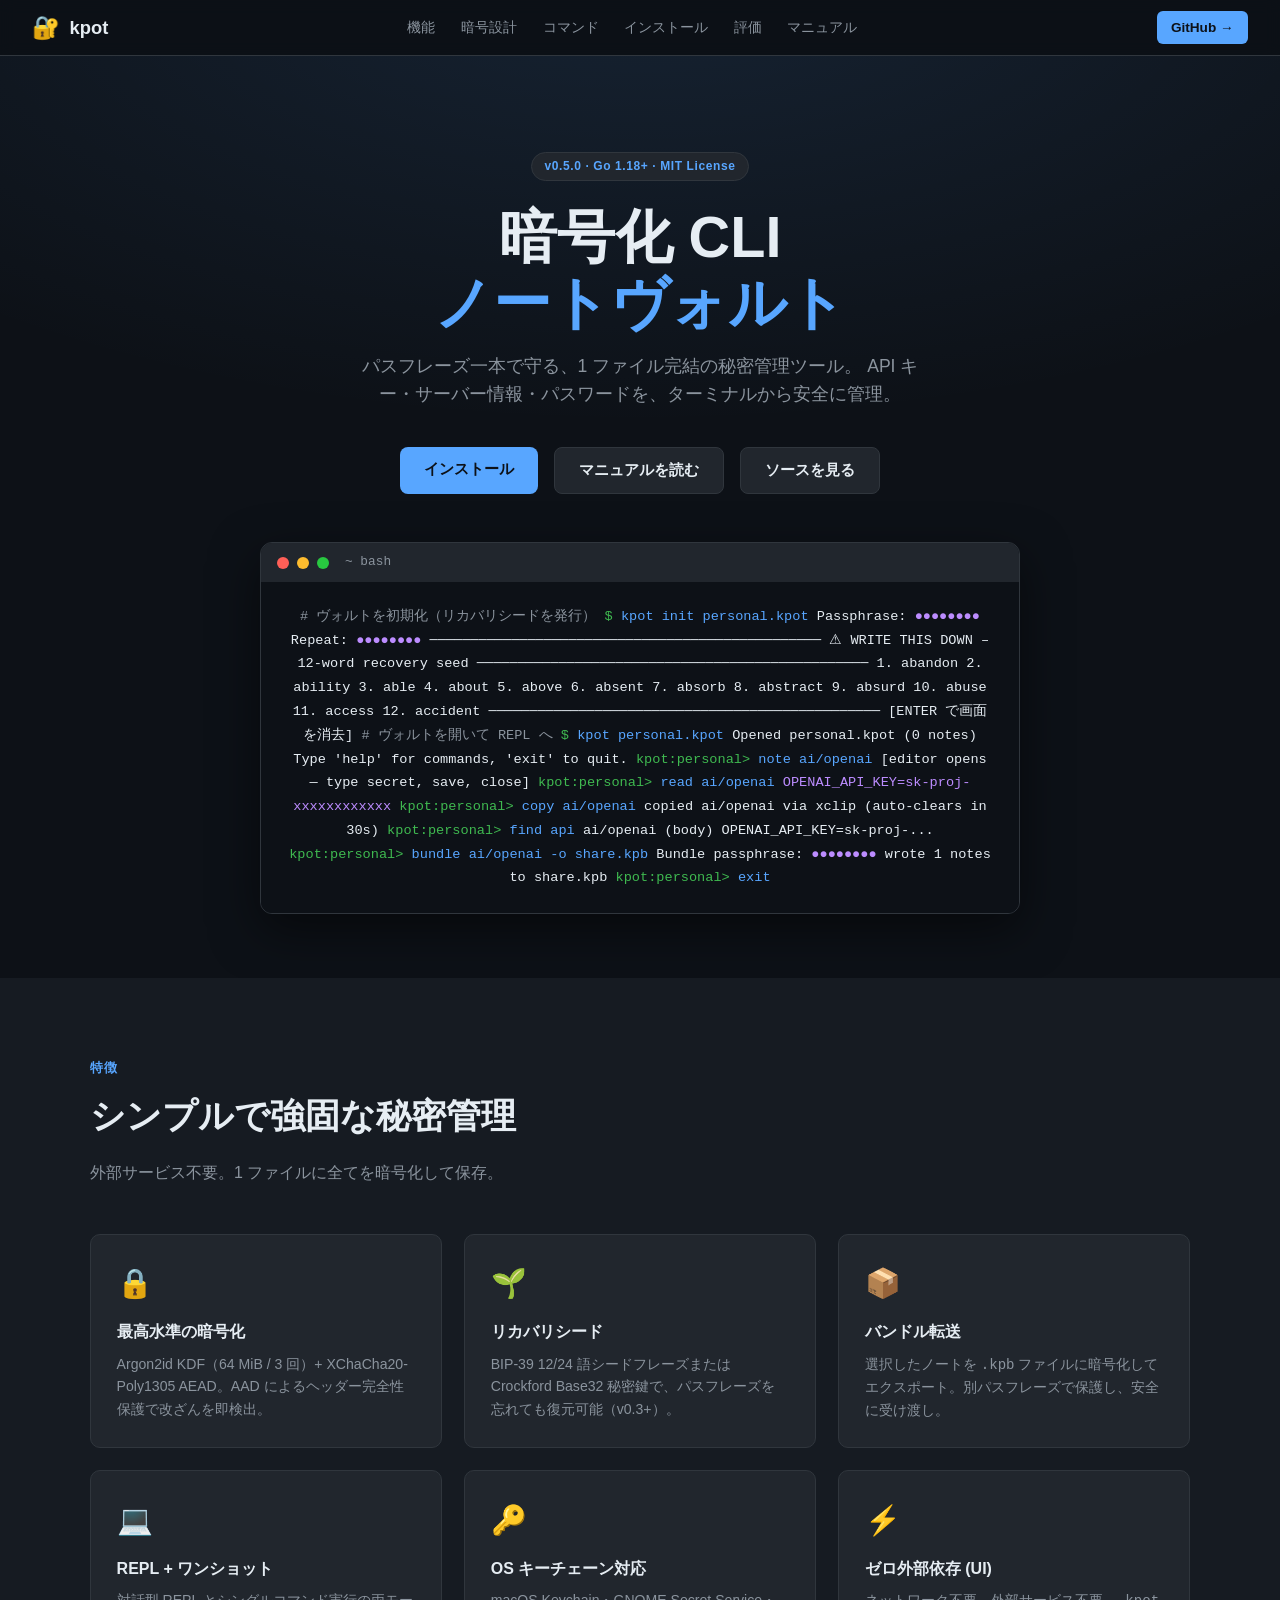
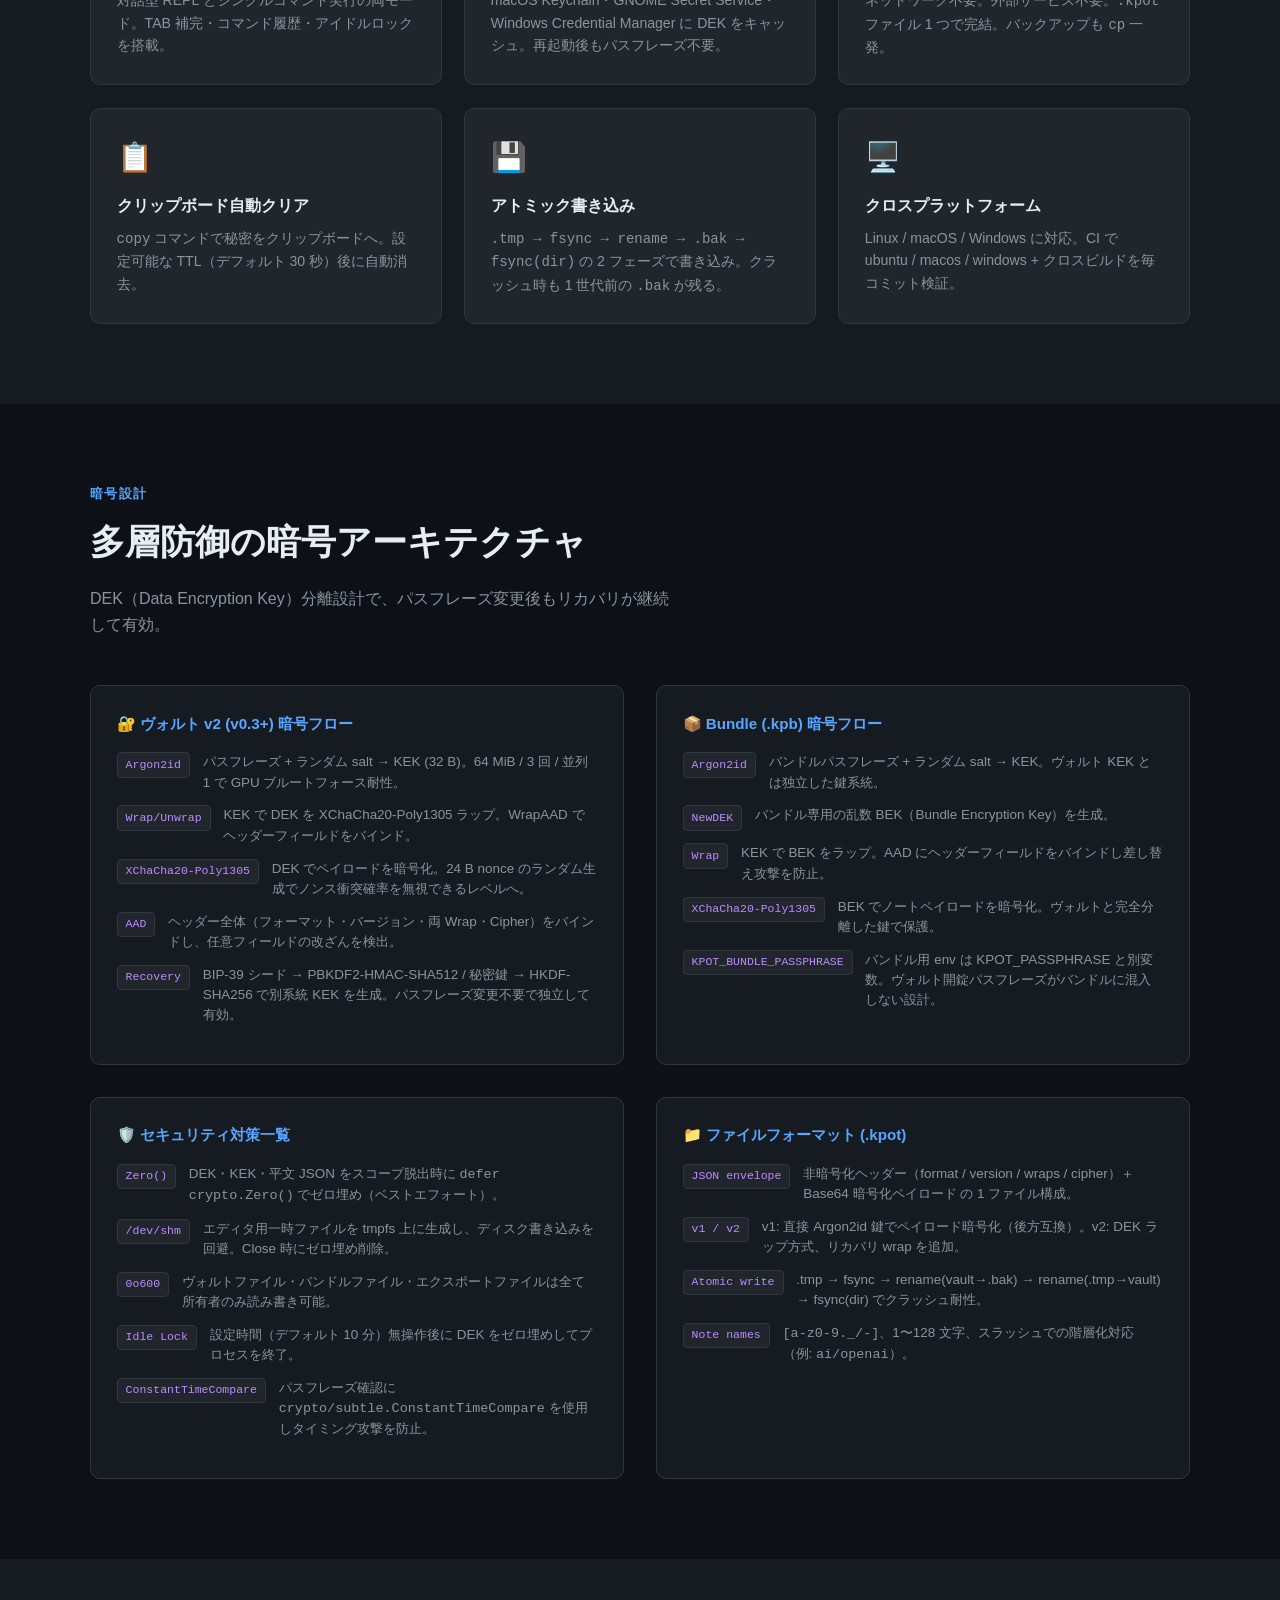
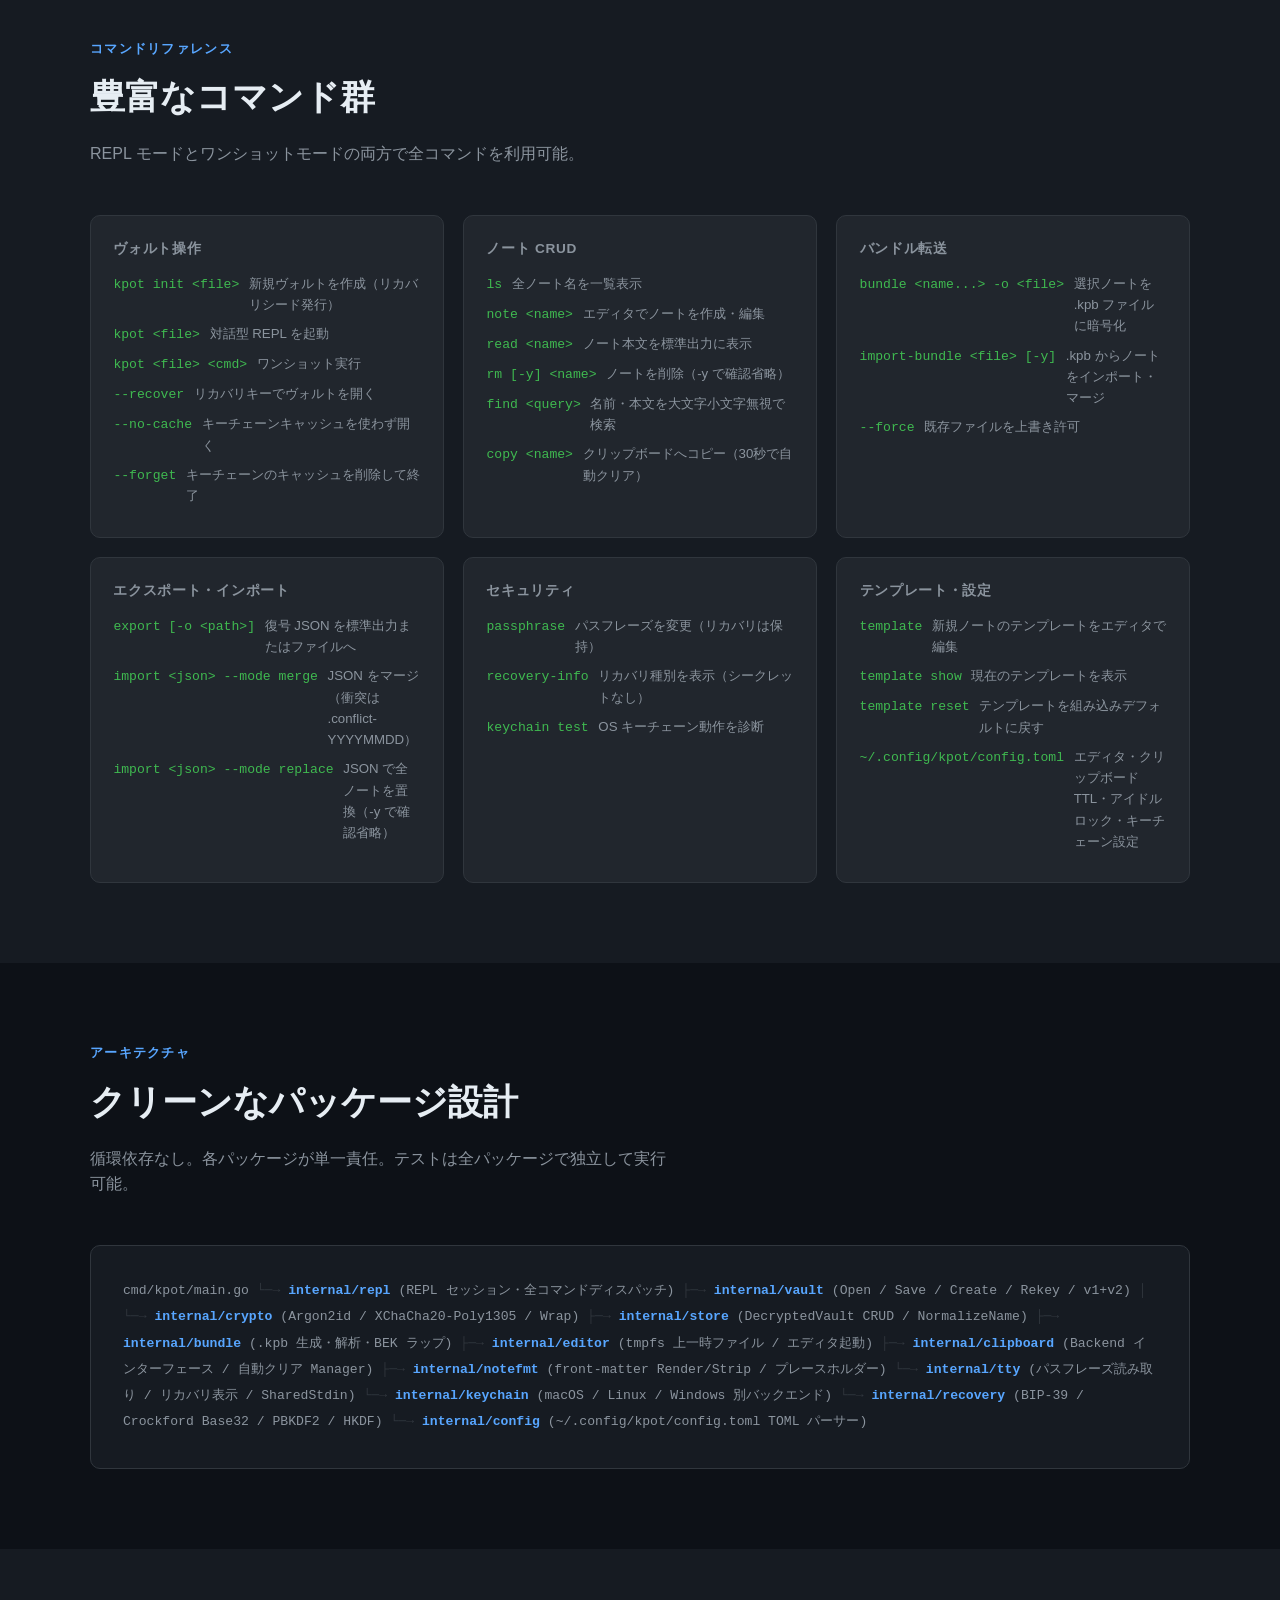
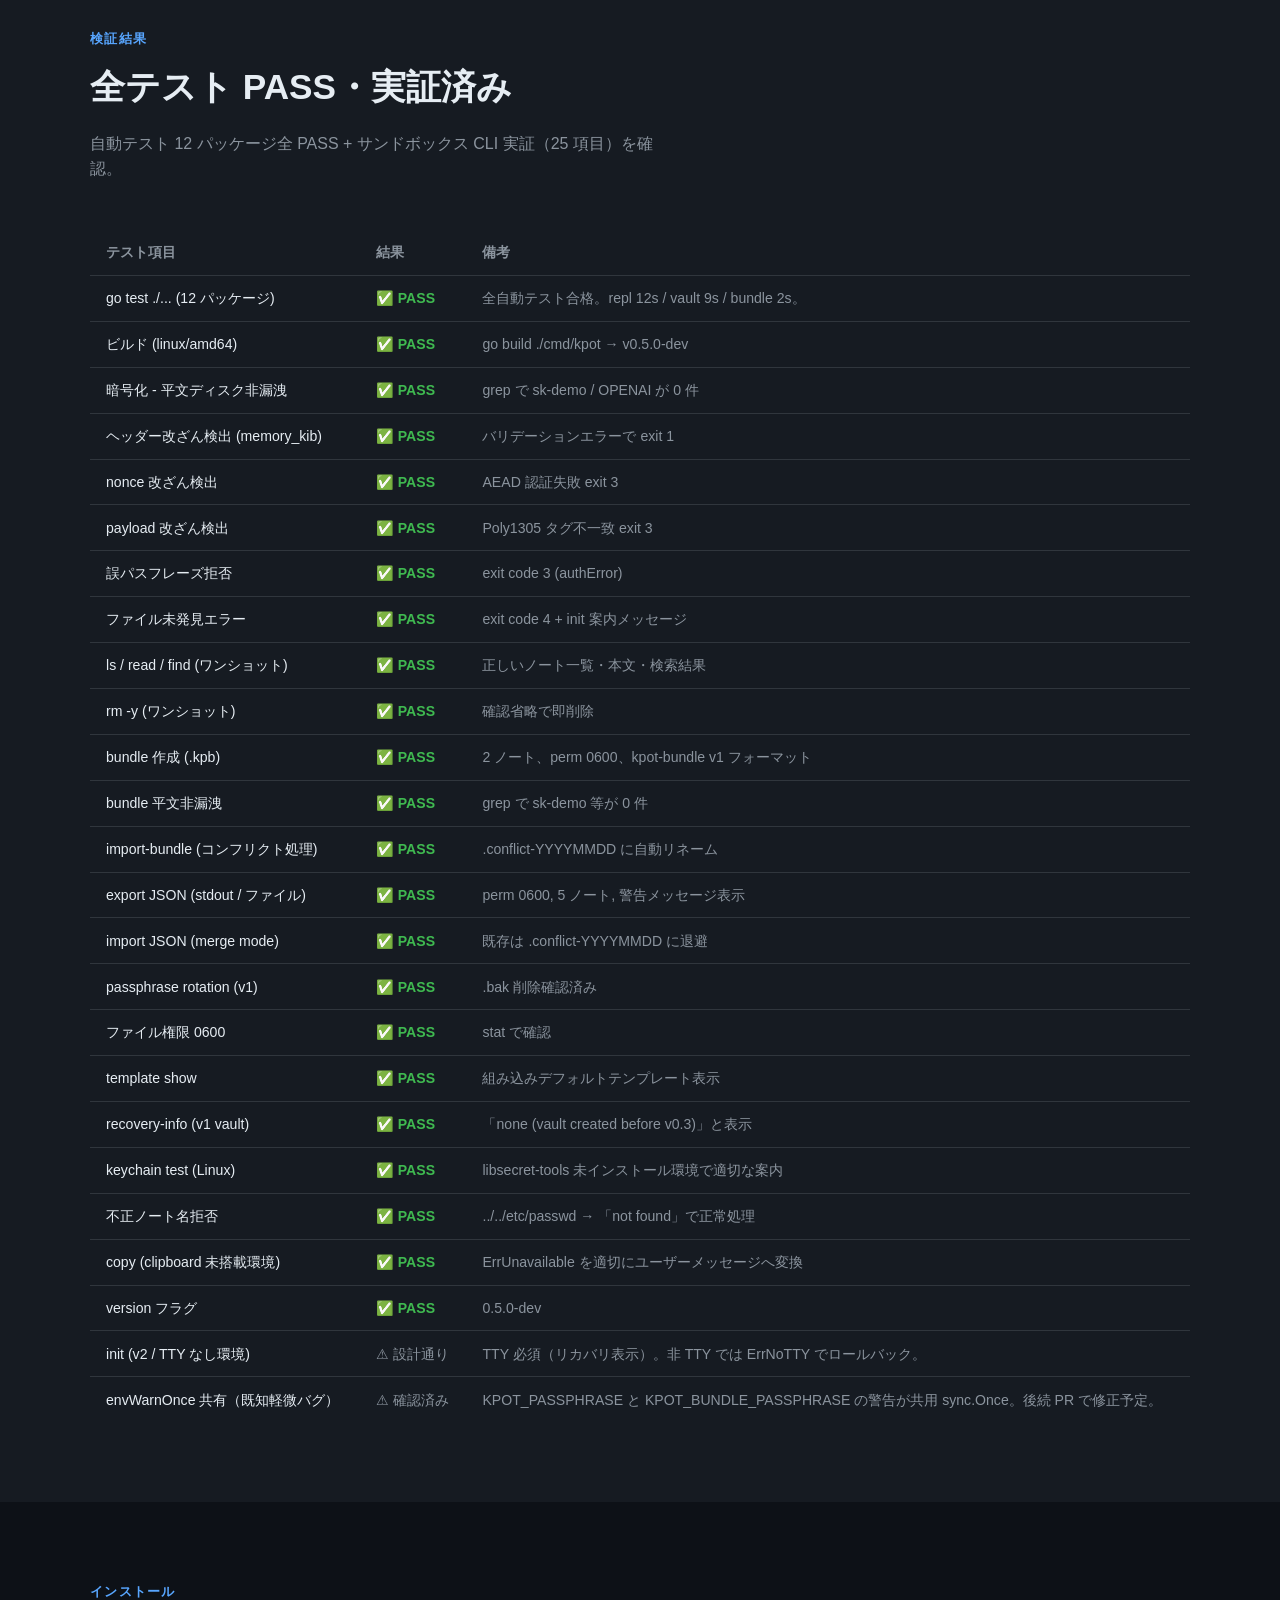
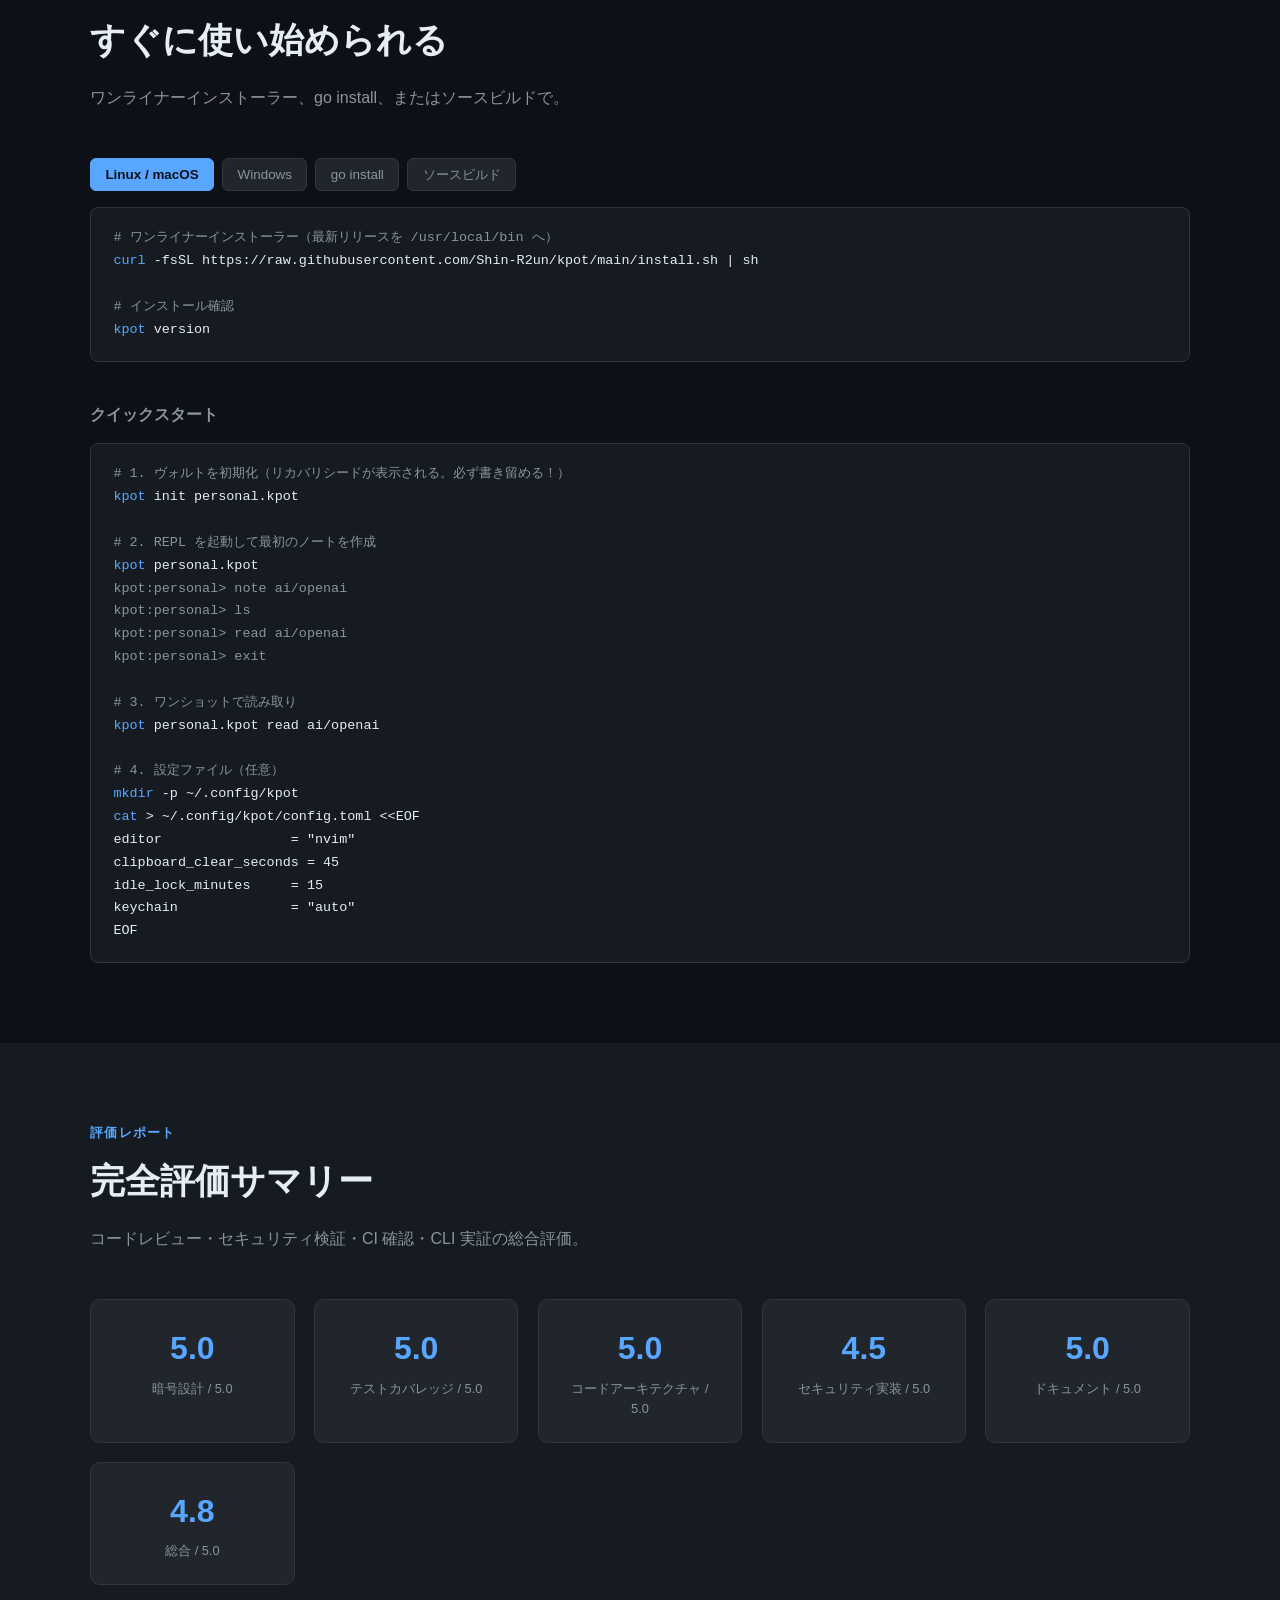
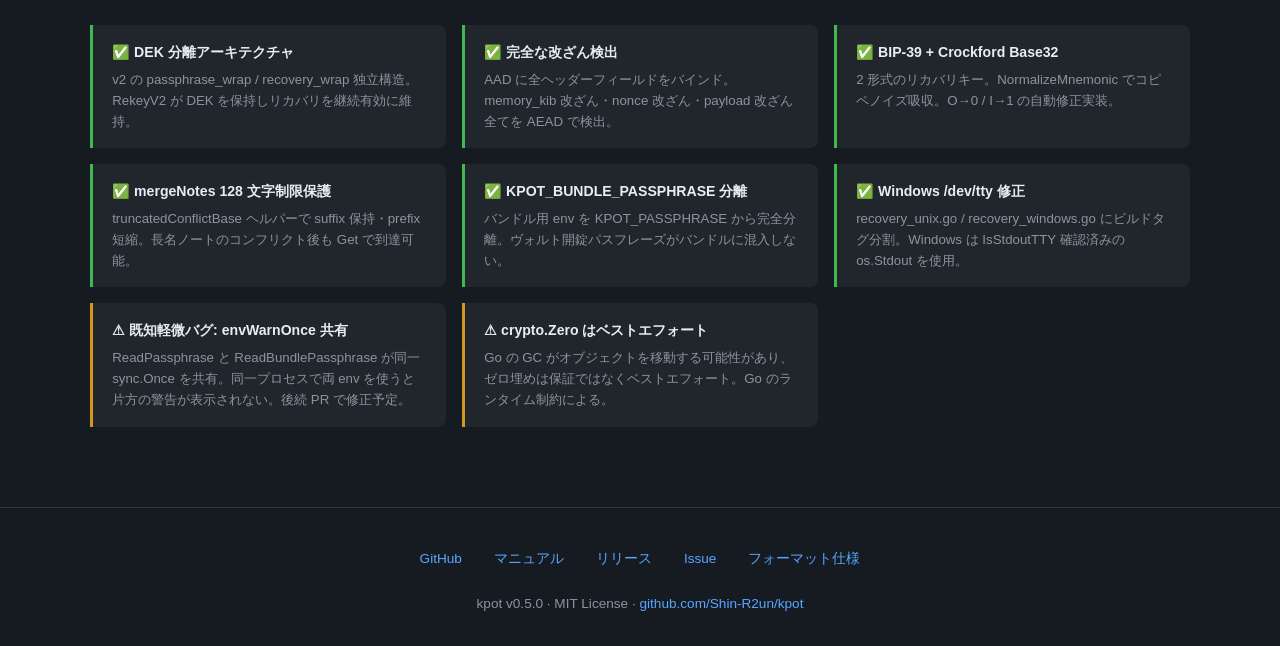
<file: docs/index.html>
<!DOCTYPE html>
<html lang="ja">
<head>
  <meta charset="UTF-8">
  <meta name="viewport" content="width=device-width, initial-scale=1.0">
  <title>kpot — 暗号化 CLI ノートヴォルト</title>
  <style>
    :root {
      --bg:        #0d1117;
      --bg2:       #161b22;
      --bg3:       #21262d;
      --border:    #30363d;
      --accent:    #58a6ff;
      --accent2:   #3fb950;
      --warn:      #d29922;
      --text:      #e6edf3;
      --text2:     #8b949e;
      --red:       #f85149;
      --purple:    #bc8cff;
      --font-mono: "SFMono-Regular", Consolas, "Liberation Mono", Menlo, monospace;
    }
    * { box-sizing: border-box; margin: 0; padding: 0; }
    html { scroll-behavior: smooth; }
    body {
      background: var(--bg);
      color: var(--text);
      font-family: -apple-system, BlinkMacSystemFont, "Segoe UI", Helvetica, Arial, sans-serif;
      line-height: 1.6;
    }

    /* ── Nav ── */
    nav {
      position: sticky; top: 0; z-index: 100;
      background: rgba(13,17,23,.92);
      backdrop-filter: blur(8px);
      border-bottom: 1px solid var(--border);
      display: flex; align-items: center; justify-content: space-between;
      padding: 0 2rem; height: 56px;
    }
    .nav-brand { display: flex; align-items: center; gap: .6rem; font-weight: 700; font-size: 1.15rem; }
    .nav-brand .lock { font-size: 1.4rem; }
    .nav-links { display: flex; gap: 1.6rem; }
    .nav-links a { color: var(--text2); text-decoration: none; font-size: .9rem; transition: color .2s; }
    .nav-links a:hover { color: var(--text); }
    .nav-cta {
      background: var(--accent); color: #0d1117;
      padding: .35rem .9rem; border-radius: 6px;
      font-size: .85rem; font-weight: 600; text-decoration: none;
      transition: opacity .2s;
    }
    .nav-cta:hover { opacity: .85; }

    /* ── Hero ── */
    .hero {
      text-align: center;
      padding: 6rem 1.5rem 4rem;
      background: radial-gradient(ellipse 80% 50% at 50% -10%, rgba(88,166,255,.12), transparent);
    }
    .badge {
      display: inline-block;
      background: var(--bg3); border: 1px solid var(--border);
      color: var(--accent); font-size: .75rem; font-weight: 600;
      padding: .25rem .75rem; border-radius: 20px; letter-spacing: .05em;
      margin-bottom: 1.4rem;
    }
    .hero h1 { font-size: clamp(2.2rem, 5vw, 3.6rem); font-weight: 800; line-height: 1.15; margin-bottom: 1rem; }
    .hero h1 span { color: var(--accent); }
    .hero p { max-width: 560px; margin: 0 auto 2.4rem; color: var(--text2); font-size: 1.1rem; }
    .hero-btns { display: flex; gap: 1rem; justify-content: center; flex-wrap: wrap; margin-bottom: 3rem; }
    .btn-primary {
      background: var(--accent); color: #0d1117;
      padding: .65rem 1.5rem; border-radius: 8px;
      font-weight: 700; font-size: .95rem; text-decoration: none;
      transition: opacity .2s;
    }
    .btn-primary:hover { opacity: .85; }
    .btn-secondary {
      background: var(--bg3); color: var(--text);
      border: 1px solid var(--border);
      padding: .65rem 1.5rem; border-radius: 8px;
      font-weight: 600; font-size: .95rem; text-decoration: none;
      transition: background .2s;
    }
    .btn-secondary:hover { background: var(--border); }

    /* ── Terminal demo ── */
    .terminal-wrap {
      max-width: 760px; margin: 0 auto;
      border-radius: 12px; overflow: hidden;
      border: 1px solid var(--border);
      box-shadow: 0 16px 48px rgba(0,0,0,.5);
    }
    .term-bar {
      background: var(--bg3); padding: .6rem 1rem;
      display: flex; align-items: center; gap: .5rem;
    }
    .term-dot { width: 12px; height: 12px; border-radius: 50%; }
    .term-dot.r { background: #ff5f57; }
    .term-dot.y { background: #febc2e; }
    .term-dot.g { background: #28c840; }
    .term-title { margin-left: .5rem; color: var(--text2); font-size: .8rem; font-family: var(--font-mono); }
    .term-body {
      background: #0d1117; padding: 1.4rem 1.6rem;
      font-family: var(--font-mono); font-size: .85rem; line-height: 1.75;
      overflow-x: auto;
    }
    .term-body .p  { color: var(--accent2); }   /* prompt */
    .term-body .c  { color: var(--accent); }    /* command */
    .term-body .o  { color: var(--text); }      /* output */
    .term-body .co { color: var(--text2); }     /* comment */
    .term-body .w  { color: var(--warn); }      /* warning */
    .term-body .s  { color: var(--purple); }    /* secret */

    /* ── Sections ── */
    section { padding: 5rem 1.5rem; }
    .container { max-width: 1100px; margin: 0 auto; }
    .section-label { color: var(--accent); font-size: .8rem; font-weight: 700; letter-spacing: .1em; text-transform: uppercase; margin-bottom: .6rem; }
    h2 { font-size: clamp(1.6rem, 3vw, 2.2rem); font-weight: 800; margin-bottom: 1rem; }
    .subtitle { color: var(--text2); max-width: 580px; margin-bottom: 3rem; }

    /* ── Features grid ── */
    .features { background: var(--bg2); }
    .grid-3 { display: grid; grid-template-columns: repeat(auto-fit, minmax(280px, 1fr)); gap: 1.4rem; }
    .card {
      background: var(--bg3); border: 1px solid var(--border);
      border-radius: 10px; padding: 1.6rem;
      transition: border-color .2s, transform .2s;
    }
    .card:hover { border-color: var(--accent); transform: translateY(-2px); }
    .card-icon { font-size: 1.8rem; margin-bottom: .8rem; }
    .card h3 { font-size: 1rem; font-weight: 700; margin-bottom: .5rem; }
    .card p { color: var(--text2); font-size: .88rem; line-height: 1.6; }

    /* ── Crypto diagram ── */
    .crypto-section { background: var(--bg); }
    .crypto-grid { display: grid; grid-template-columns: 1fr 1fr; gap: 2rem; }
    @media (max-width: 700px) { .crypto-grid { grid-template-columns: 1fr; } }
    .crypto-box {
      background: var(--bg2); border: 1px solid var(--border);
      border-radius: 10px; padding: 1.6rem;
    }
    .crypto-box h3 { font-size: .95rem; font-weight: 700; color: var(--accent); margin-bottom: 1rem; }
    .crypto-row { display: flex; align-items: flex-start; gap: .8rem; margin-bottom: .8rem; }
    .crypto-badge {
      background: var(--bg3); border: 1px solid var(--border);
      color: var(--purple); font-family: var(--font-mono); font-size: .72rem;
      padding: .15rem .5rem; border-radius: 4px; white-space: nowrap; flex-shrink: 0;
    }
    .crypto-row p { color: var(--text2); font-size: .84rem; line-height: 1.5; }

    /* ── Commands ── */
    .commands-section { background: var(--bg2); }
    .cmd-grid { display: grid; grid-template-columns: repeat(auto-fit, minmax(320px, 1fr)); gap: 1.2rem; }
    .cmd-card {
      background: var(--bg3); border: 1px solid var(--border);
      border-radius: 10px; padding: 1.4rem;
    }
    .cmd-card h3 { font-size: .85rem; color: var(--text2); font-weight: 600; margin-bottom: .8rem; text-transform: uppercase; letter-spacing: .05em; }
    .cmd-item { display: flex; align-items: baseline; gap: .6rem; margin-bottom: .5rem; }
    .cmd-name {
      font-family: var(--font-mono); font-size: .82rem;
      color: var(--accent2); white-space: nowrap; flex-shrink: 0;
    }
    .cmd-item p { color: var(--text2); font-size: .83rem; }

    /* ── Arch diagram ── */
    .arch-section { background: var(--bg); }
    .arch-diagram {
      background: var(--bg2); border: 1px solid var(--border);
      border-radius: 10px; padding: 2rem;
      font-family: var(--font-mono); font-size: .82rem;
      line-height: 2; overflow-x: auto;
    }
    .arch-diagram .pkg { color: var(--accent); font-weight: 700; }
    .arch-diagram .dep { color: var(--text2); }
    .arch-diagram .arrow { color: var(--border); }

    /* ── Test results ── */
    .tests-section { background: var(--bg2); }
    .test-table { width: 100%; border-collapse: collapse; }
    .test-table th, .test-table td {
      padding: .7rem 1rem; text-align: left;
      border-bottom: 1px solid var(--border); font-size: .88rem;
    }
    .test-table th { color: var(--text2); font-weight: 600; }
    .test-table tr:last-child td { border-bottom: none; }
    .pass { color: var(--accent2); font-weight: 700; }
    .fail { color: var(--red); font-weight: 700; }
    .note-cell { color: var(--text2); font-size: .82rem; }

    /* ── Install ── */
    .install-section { background: var(--bg); }
    .install-tabs { display: flex; gap: .5rem; margin-bottom: 1rem; }
    .tab-btn {
      background: var(--bg3); border: 1px solid var(--border);
      color: var(--text2); padding: .4rem .9rem; border-radius: 6px;
      font-size: .84rem; cursor: pointer; transition: all .2s;
    }
    .tab-btn.active, .tab-btn:hover { background: var(--accent); color: #0d1117; border-color: var(--accent); font-weight: 700; }
    .tab-content { display: none; }
    .tab-content.active { display: block; }
    pre.code-block {
      background: var(--bg2); border: 1px solid var(--border);
      border-radius: 8px; padding: 1.2rem 1.4rem;
      font-family: var(--font-mono); font-size: .84rem;
      color: var(--text); overflow-x: auto; line-height: 1.7;
    }
    pre.code-block .co { color: var(--text2); }
    pre.code-block .kw { color: var(--accent); }

    /* ── Evaluation ── */
    .eval-section { background: var(--bg2); }
    .eval-grid { display: grid; grid-template-columns: repeat(auto-fit, minmax(200px, 1fr)); gap: 1.2rem; margin-bottom: 2.5rem; }
    .eval-card {
      background: var(--bg3); border: 1px solid var(--border);
      border-radius: 10px; padding: 1.4rem; text-align: center;
    }
    .eval-card .score { font-size: 2rem; font-weight: 800; color: var(--accent); margin-bottom: .3rem; }
    .eval-card .score-label { font-size: .8rem; color: var(--text2); }
    .findings { display: grid; grid-template-columns: repeat(auto-fit, minmax(300px, 1fr)); gap: 1rem; }
    .finding {
      background: var(--bg3); border-left: 3px solid var(--accent2);
      border-radius: 0 8px 8px 0; padding: 1rem 1.2rem;
    }
    .finding.note-finding { border-left-color: var(--warn); }
    .finding h4 { font-size: .88rem; font-weight: 700; margin-bottom: .3rem; }
    .finding p { font-size: .83rem; color: var(--text2); }

    /* ── Footer ── */
    footer {
      background: var(--bg2); border-top: 1px solid var(--border);
      padding: 2.5rem 1.5rem; text-align: center;
      color: var(--text2); font-size: .85rem;
    }
    footer a { color: var(--accent); text-decoration: none; }
    footer a:hover { text-decoration: underline; }
    .footer-grid { display: flex; gap: 2rem; justify-content: center; flex-wrap: wrap; margin-bottom: 1.5rem; }

    @media (max-width: 600px) {
      .nav-links { display: none; }
      .crypto-grid { grid-template-columns: 1fr; }
    }
  </style>
</head>
<body>

<!-- ── Navigation ── -->
<nav>
  <div class="nav-brand">
    <span class="lock">🔐</span>
    <span>kpot</span>
  </div>
  <div class="nav-links">
    <a href="#features">機能</a>
    <a href="#crypto">暗号設計</a>
    <a href="#commands">コマンド</a>
    <a href="#install">インストール</a>
    <a href="#evaluation">評価</a>
    <a href="manual.html">マニュアル</a>
  </div>
  <a class="nav-cta" href="https://github.com/Shin-R2un/kpot" target="_blank">GitHub →</a>
</nav>

<!-- ── Hero ── -->
<section class="hero">
  <div class="badge">v0.5.0 · Go 1.18+ · MIT License</div>
  <h1>暗号化 CLI<br><span>ノートヴォルト</span></h1>
  <p>
    パスフレーズ一本で守る、1 ファイル完結の秘密管理ツール。
    API キー・サーバー情報・パスワードを、ターミナルから安全に管理。
  </p>
  <div class="hero-btns">
    <a class="btn-primary" href="#install">インストール</a>
    <a class="btn-secondary" href="manual.html">マニュアルを読む</a>
    <a class="btn-secondary" href="https://github.com/Shin-R2un/kpot" target="_blank">ソースを見る</a>
  </div>

  <!-- Terminal demo -->
  <div class="terminal-wrap">
    <div class="term-bar">
      <div class="term-dot r"></div>
      <div class="term-dot y"></div>
      <div class="term-dot g"></div>
      <span class="term-title">~  bash</span>
    </div>
    <div class="term-body">
<span class="co"># ヴォルトを初期化（リカバリシードを発行）</span>
<span class="p">$ </span><span class="c">kpot init personal.kpot</span>
<span class="o">Passphrase: <span class="s">●●●●●●●●</span>
Repeat:     <span class="s">●●●●●●●●</span></span>
<span class="o">────────────────────────────────────────────────
⚠  WRITE THIS DOWN – 12-word recovery seed
────────────────────────────────────────────────
 1. abandon     2. ability     3. able        4. about
 5. above       6. absent      7. absorb      8. abstract
 9. absurd     10. abuse      11. access     12. accident
────────────────────────────────────────────────
[ENTER で画面を消去]</span>

<span class="co"># ヴォルトを開いて REPL へ</span>
<span class="p">$ </span><span class="c">kpot personal.kpot</span>
<span class="o">Opened personal.kpot (0 notes)
Type 'help' for commands, 'exit' to quit.</span>
<span class="p">kpot:personal&gt; </span><span class="c">note ai/openai</span>
<span class="o">  [editor opens — type secret, save, close]</span>
<span class="p">kpot:personal&gt; </span><span class="c">read ai/openai</span>
<span class="s">OPENAI_API_KEY=sk-proj-xxxxxxxxxxxx</span>
<span class="p">kpot:personal&gt; </span><span class="c">copy ai/openai</span>
<span class="o">copied ai/openai via xclip (auto-clears in 30s)</span>
<span class="p">kpot:personal&gt; </span><span class="c">find api</span>
<span class="o">ai/openai    (body)  OPENAI_API_KEY=sk-proj-...</span>
<span class="p">kpot:personal&gt; </span><span class="c">bundle ai/openai -o share.kpb</span>
<span class="o">Bundle passphrase: <span class="s">●●●●●●●●</span>
wrote 1 notes to share.kpb</span>
<span class="p">kpot:personal&gt; </span><span class="c">exit</span>
    </div>
  </div>
</section>

<!-- ── Features ── -->
<section class="features" id="features">
  <div class="container">
    <div class="section-label">特徴</div>
    <h2>シンプルで強固な秘密管理</h2>
    <p class="subtitle">外部サービス不要。1 ファイルに全てを暗号化して保存。</p>
    <div class="grid-3">
      <div class="card">
        <div class="card-icon">🔒</div>
        <h3>最高水準の暗号化</h3>
        <p>Argon2id KDF（64 MiB / 3 回）+ XChaCha20-Poly1305 AEAD。AAD によるヘッダー完全性保護で改ざんを即検出。</p>
      </div>
      <div class="card">
        <div class="card-icon">🌱</div>
        <h3>リカバリシード</h3>
        <p>BIP-39 12/24 語シードフレーズまたは Crockford Base32 秘密鍵で、パスフレーズを忘れても復元可能（v0.3+）。</p>
      </div>
      <div class="card">
        <div class="card-icon">📦</div>
        <h3>バンドル転送</h3>
        <p>選択したノートを <code>.kpb</code> ファイルに暗号化してエクスポート。別パスフレーズで保護し、安全に受け渡し。</p>
      </div>
      <div class="card">
        <div class="card-icon">💻</div>
        <h3>REPL + ワンショット</h3>
        <p>対話型 REPL とシングルコマンド実行の両モード。TAB 補完・コマンド履歴・アイドルロックを搭載。</p>
      </div>
      <div class="card">
        <div class="card-icon">🔑</div>
        <h3>OS キーチェーン対応</h3>
        <p>macOS Keychain・GNOME Secret Service・Windows Credential Manager に DEK をキャッシュ。再起動後もパスフレーズ不要。</p>
      </div>
      <div class="card">
        <div class="card-icon">⚡</div>
        <h3>ゼロ外部依存 (UI)</h3>
        <p>ネットワーク不要。外部サービス不要。<code>.kpot</code> ファイル 1 つで完結。バックアップも <code>cp</code> 一発。</p>
      </div>
      <div class="card">
        <div class="card-icon">📋</div>
        <h3>クリップボード自動クリア</h3>
        <p><code>copy</code> コマンドで秘密をクリップボードへ。設定可能な TTL（デフォルト 30 秒）後に自動消去。</p>
      </div>
      <div class="card">
        <div class="card-icon">💾</div>
        <h3>アトミック書き込み</h3>
        <p><code>.tmp → fsync → rename → .bak → fsync(dir)</code> の 2 フェーズで書き込み。クラッシュ時も 1 世代前の <code>.bak</code> が残る。</p>
      </div>
      <div class="card">
        <div class="card-icon">🖥️</div>
        <h3>クロスプラットフォーム</h3>
        <p>Linux / macOS / Windows に対応。CI で ubuntu / macos / windows + クロスビルドを毎コミット検証。</p>
      </div>
    </div>
  </div>
</section>

<!-- ── Crypto Design ── -->
<section class="crypto-section" id="crypto">
  <div class="container">
    <div class="section-label">暗号設計</div>
    <h2>多層防御の暗号アーキテクチャ</h2>
    <p class="subtitle">DEK（Data Encryption Key）分離設計で、パスフレーズ変更後もリカバリが継続して有効。</p>
    <div class="crypto-grid">
      <div class="crypto-box">
        <h3>🔐 ヴォルト v2 (v0.3+) 暗号フロー</h3>
        <div class="crypto-row">
          <span class="crypto-badge">Argon2id</span>
          <p>パスフレーズ + ランダム salt → KEK (32 B)。64 MiB / 3 回 / 並列 1 で GPU ブルートフォース耐性。</p>
        </div>
        <div class="crypto-row">
          <span class="crypto-badge">Wrap/Unwrap</span>
          <p>KEK で DEK を XChaCha20-Poly1305 ラップ。WrapAAD でヘッダーフィールドをバインド。</p>
        </div>
        <div class="crypto-row">
          <span class="crypto-badge">XChaCha20-Poly1305</span>
          <p>DEK でペイロードを暗号化。24 B nonce のランダム生成でノンス衝突確率を無視できるレベルへ。</p>
        </div>
        <div class="crypto-row">
          <span class="crypto-badge">AAD</span>
          <p>ヘッダー全体（フォーマット・バージョン・両 Wrap・Cipher）をバインドし、任意フィールドの改ざんを検出。</p>
        </div>
        <div class="crypto-row">
          <span class="crypto-badge">Recovery</span>
          <p>BIP-39 シード → PBKDF2-HMAC-SHA512 / 秘密鍵 → HKDF-SHA256 で別系統 KEK を生成。パスフレーズ変更不要で独立して有効。</p>
        </div>
      </div>
      <div class="crypto-box">
        <h3>📦 Bundle (.kpb) 暗号フロー</h3>
        <div class="crypto-row">
          <span class="crypto-badge">Argon2id</span>
          <p>バンドルパスフレーズ + ランダム salt → KEK。ヴォルト KEK とは独立した鍵系統。</p>
        </div>
        <div class="crypto-row">
          <span class="crypto-badge">NewDEK</span>
          <p>バンドル専用の乱数 BEK（Bundle Encryption Key）を生成。</p>
        </div>
        <div class="crypto-row">
          <span class="crypto-badge">Wrap</span>
          <p>KEK で BEK をラップ。AAD にヘッダーフィールドをバインドし差し替え攻撃を防止。</p>
        </div>
        <div class="crypto-row">
          <span class="crypto-badge">XChaCha20-Poly1305</span>
          <p>BEK でノートペイロードを暗号化。ヴォルトと完全分離した鍵で保護。</p>
        </div>
        <div class="crypto-row">
          <span class="crypto-badge">KPOT_BUNDLE_PASSPHRASE</span>
          <p>バンドル用 env は KPOT_PASSPHRASE と別変数。ヴォルト開錠パスフレーズがバンドルに混入しない設計。</p>
        </div>
      </div>
      <div class="crypto-box">
        <h3>🛡️ セキュリティ対策一覧</h3>
        <div class="crypto-row">
          <span class="crypto-badge">Zero()</span>
          <p>DEK・KEK・平文 JSON をスコープ脱出時に <code>defer crypto.Zero()</code> でゼロ埋め（ベストエフォート）。</p>
        </div>
        <div class="crypto-row">
          <span class="crypto-badge">/dev/shm</span>
          <p>エディタ用一時ファイルを tmpfs 上に生成し、ディスク書き込みを回避。Close 時にゼロ埋め削除。</p>
        </div>
        <div class="crypto-row">
          <span class="crypto-badge">0o600</span>
          <p>ヴォルトファイル・バンドルファイル・エクスポートファイルは全て所有者のみ読み書き可能。</p>
        </div>
        <div class="crypto-row">
          <span class="crypto-badge">Idle Lock</span>
          <p>設定時間（デフォルト 10 分）無操作後に DEK をゼロ埋めしてプロセスを終了。</p>
        </div>
        <div class="crypto-row">
          <span class="crypto-badge">ConstantTimeCompare</span>
          <p>パスフレーズ確認に <code>crypto/subtle.ConstantTimeCompare</code> を使用しタイミング攻撃を防止。</p>
        </div>
      </div>
      <div class="crypto-box">
        <h3>📁 ファイルフォーマット (.kpot)</h3>
        <div class="crypto-row">
          <span class="crypto-badge">JSON envelope</span>
          <p>非暗号化ヘッダー（format / version / wraps / cipher）＋ Base64 暗号化ペイロード の 1 ファイル構成。</p>
        </div>
        <div class="crypto-row">
          <span class="crypto-badge">v1 / v2</span>
          <p>v1: 直接 Argon2id 鍵でペイロード暗号化（後方互換）。v2: DEK ラップ方式、リカバリ wrap を追加。</p>
        </div>
        <div class="crypto-row">
          <span class="crypto-badge">Atomic write</span>
          <p>.tmp → fsync → rename(vault→.bak) → rename(.tmp→vault) → fsync(dir) でクラッシュ耐性。</p>
        </div>
        <div class="crypto-row">
          <span class="crypto-badge">Note names</span>
          <p><code>[a-z0-9._/-]</code>、1〜128 文字、スラッシュでの階層化対応（例: <code>ai/openai</code>）。</p>
        </div>
      </div>
    </div>
  </div>
</section>

<!-- ── Commands ── -->
<section class="commands-section" id="commands">
  <div class="container">
    <div class="section-label">コマンドリファレンス</div>
    <h2>豊富なコマンド群</h2>
    <p class="subtitle">REPL モードとワンショットモードの両方で全コマンドを利用可能。</p>
    <div class="cmd-grid">
      <div class="cmd-card">
        <h3>ヴォルト操作</h3>
        <div class="cmd-item"><span class="cmd-name">kpot init &lt;file&gt;</span><p>新規ヴォルトを作成（リカバリシード発行）</p></div>
        <div class="cmd-item"><span class="cmd-name">kpot &lt;file&gt;</span><p>対話型 REPL を起動</p></div>
        <div class="cmd-item"><span class="cmd-name">kpot &lt;file&gt; &lt;cmd&gt;</span><p>ワンショット実行</p></div>
        <div class="cmd-item"><span class="cmd-name">--recover</span><p>リカバリキーでヴォルトを開く</p></div>
        <div class="cmd-item"><span class="cmd-name">--no-cache</span><p>キーチェーンキャッシュを使わず開く</p></div>
        <div class="cmd-item"><span class="cmd-name">--forget</span><p>キーチェーンのキャッシュを削除して終了</p></div>
      </div>
      <div class="cmd-card">
        <h3>ノート CRUD</h3>
        <div class="cmd-item"><span class="cmd-name">ls</span><p>全ノート名を一覧表示</p></div>
        <div class="cmd-item"><span class="cmd-name">note &lt;name&gt;</span><p>エディタでノートを作成・編集</p></div>
        <div class="cmd-item"><span class="cmd-name">read &lt;name&gt;</span><p>ノート本文を標準出力に表示</p></div>
        <div class="cmd-item"><span class="cmd-name">rm [-y] &lt;name&gt;</span><p>ノートを削除（-y で確認省略）</p></div>
        <div class="cmd-item"><span class="cmd-name">find &lt;query&gt;</span><p>名前・本文を大文字小文字無視で検索</p></div>
        <div class="cmd-item"><span class="cmd-name">copy &lt;name&gt;</span><p>クリップボードへコピー（30秒で自動クリア）</p></div>
      </div>
      <div class="cmd-card">
        <h3>バンドル転送</h3>
        <div class="cmd-item"><span class="cmd-name">bundle &lt;name...&gt; -o &lt;file&gt;</span><p>選択ノートを .kpb ファイルに暗号化</p></div>
        <div class="cmd-item"><span class="cmd-name">import-bundle &lt;file&gt; [-y]</span><p>.kpb からノートをインポート・マージ</p></div>
        <div class="cmd-item"><span class="cmd-name">--force</span><p>既存ファイルを上書き許可</p></div>
      </div>
      <div class="cmd-card">
        <h3>エクスポート・インポート</h3>
        <div class="cmd-item"><span class="cmd-name">export [-o &lt;path&gt;]</span><p>復号 JSON を標準出力またはファイルへ</p></div>
        <div class="cmd-item"><span class="cmd-name">import &lt;json&gt; --mode merge</span><p>JSON をマージ（衝突は .conflict-YYYYMMDD）</p></div>
        <div class="cmd-item"><span class="cmd-name">import &lt;json&gt; --mode replace</span><p>JSON で全ノートを置換（-y で確認省略）</p></div>
      </div>
      <div class="cmd-card">
        <h3>セキュリティ</h3>
        <div class="cmd-item"><span class="cmd-name">passphrase</span><p>パスフレーズを変更（リカバリは保持）</p></div>
        <div class="cmd-item"><span class="cmd-name">recovery-info</span><p>リカバリ種別を表示（シークレットなし）</p></div>
        <div class="cmd-item"><span class="cmd-name">keychain test</span><p>OS キーチェーン動作を診断</p></div>
      </div>
      <div class="cmd-card">
        <h3>テンプレート・設定</h3>
        <div class="cmd-item"><span class="cmd-name">template</span><p>新規ノートのテンプレートをエディタで編集</p></div>
        <div class="cmd-item"><span class="cmd-name">template show</span><p>現在のテンプレートを表示</p></div>
        <div class="cmd-item"><span class="cmd-name">template reset</span><p>テンプレートを組み込みデフォルトに戻す</p></div>
        <div class="cmd-item"><span class="cmd-name">~/.config/kpot/config.toml</span><p>エディタ・クリップボード TTL・アイドルロック・キーチェーン設定</p></div>
      </div>
    </div>
  </div>
</section>

<!-- ── Architecture ── -->
<section class="arch-section" id="arch">
  <div class="container">
    <div class="section-label">アーキテクチャ</div>
    <h2>クリーンなパッケージ設計</h2>
    <p class="subtitle">循環依存なし。各パッケージが単一責任。テストは全パッケージで独立して実行可能。</p>
    <div class="arch-diagram">
<span class="dep">cmd/kpot/main.go</span>
<span class="arrow">  └─→ </span><span class="pkg">internal/repl</span>       <span class="dep">(REPL セッション・全コマンドディスパッチ)</span>
<span class="arrow">        ├─→ </span><span class="pkg">internal/vault</span>      <span class="dep">(Open / Save / Create / Rekey / v1+v2)</span>
<span class="arrow">        │     └─→ </span><span class="pkg">internal/crypto</span>   <span class="dep">(Argon2id / XChaCha20-Poly1305 / Wrap)</span>
<span class="arrow">        ├─→ </span><span class="pkg">internal/store</span>      <span class="dep">(DecryptedVault CRUD / NormalizeName)</span>
<span class="arrow">        ├─→ </span><span class="pkg">internal/bundle</span>     <span class="dep">(.kpb 生成・解析・BEK ラップ)</span>
<span class="arrow">        ├─→ </span><span class="pkg">internal/editor</span>     <span class="dep">(tmpfs 上一時ファイル / エディタ起動)</span>
<span class="arrow">        ├─→ </span><span class="pkg">internal/clipboard</span>  <span class="dep">(Backend インターフェース / 自動クリア Manager)</span>
<span class="arrow">        ├─→ </span><span class="pkg">internal/notefmt</span>    <span class="dep">(front-matter Render/Strip / プレースホルダー)</span>
<span class="arrow">        └─→ </span><span class="pkg">internal/tty</span>        <span class="dep">(パスフレーズ読み取り / リカバリ表示 / SharedStdin)</span>
<span class="arrow">  └─→ </span><span class="pkg">internal/keychain</span>   <span class="dep">(macOS / Linux / Windows 別バックエンド)</span>
<span class="arrow">  └─→ </span><span class="pkg">internal/recovery</span>   <span class="dep">(BIP-39 / Crockford Base32 / PBKDF2 / HKDF)</span>
<span class="arrow">  └─→ </span><span class="pkg">internal/config</span>     <span class="dep">(~/.config/kpot/config.toml TOML パーサー)</span>
    </div>
  </div>
</section>

<!-- ── Test Results ── -->
<section class="tests-section" id="tests">
  <div class="container">
    <div class="section-label">検証結果</div>
    <h2>全テスト PASS・実証済み</h2>
    <p class="subtitle">自動テスト 12 パッケージ全 PASS + サンドボックス CLI 実証（25 項目）を確認。</p>
    <table class="test-table">
      <thead>
        <tr>
          <th>テスト項目</th>
          <th>結果</th>
          <th>備考</th>
        </tr>
      </thead>
      <tbody>
        <tr><td>go test ./... (12 パッケージ)</td><td class="pass">✅ PASS</td><td class="note-cell">全自動テスト合格。repl 12s / vault 9s / bundle 2s。</td></tr>
        <tr><td>ビルド (linux/amd64)</td><td class="pass">✅ PASS</td><td class="note-cell">go build ./cmd/kpot → v0.5.0-dev</td></tr>
        <tr><td>暗号化 - 平文ディスク非漏洩</td><td class="pass">✅ PASS</td><td class="note-cell">grep で sk-demo / OPENAI が 0 件</td></tr>
        <tr><td>ヘッダー改ざん検出 (memory_kib)</td><td class="pass">✅ PASS</td><td class="note-cell">バリデーションエラーで exit 1</td></tr>
        <tr><td>nonce 改ざん検出</td><td class="pass">✅ PASS</td><td class="note-cell">AEAD 認証失敗 exit 3</td></tr>
        <tr><td>payload 改ざん検出</td><td class="pass">✅ PASS</td><td class="note-cell">Poly1305 タグ不一致 exit 3</td></tr>
        <tr><td>誤パスフレーズ拒否</td><td class="pass">✅ PASS</td><td class="note-cell">exit code 3 (authError)</td></tr>
        <tr><td>ファイル未発見エラー</td><td class="pass">✅ PASS</td><td class="note-cell">exit code 4 + init 案内メッセージ</td></tr>
        <tr><td>ls / read / find (ワンショット)</td><td class="pass">✅ PASS</td><td class="note-cell">正しいノート一覧・本文・検索結果</td></tr>
        <tr><td>rm -y (ワンショット)</td><td class="pass">✅ PASS</td><td class="note-cell">確認省略で即削除</td></tr>
        <tr><td>bundle 作成 (.kpb)</td><td class="pass">✅ PASS</td><td class="note-cell">2 ノート、perm 0600、kpot-bundle v1 フォーマット</td></tr>
        <tr><td>bundle 平文非漏洩</td><td class="pass">✅ PASS</td><td class="note-cell">grep で sk-demo 等が 0 件</td></tr>
        <tr><td>import-bundle (コンフリクト処理)</td><td class="pass">✅ PASS</td><td class="note-cell">.conflict-YYYYMMDD に自動リネーム</td></tr>
        <tr><td>export JSON (stdout / ファイル)</td><td class="pass">✅ PASS</td><td class="note-cell">perm 0600, 5 ノート, 警告メッセージ表示</td></tr>
        <tr><td>import JSON (merge mode)</td><td class="pass">✅ PASS</td><td class="note-cell">既存は .conflict-YYYYMMDD に退避</td></tr>
        <tr><td>passphrase rotation (v1)</td><td class="pass">✅ PASS</td><td class="note-cell">.bak 削除確認済み</td></tr>
        <tr><td>ファイル権限 0600</td><td class="pass">✅ PASS</td><td class="note-cell">stat で確認</td></tr>
        <tr><td>template show</td><td class="pass">✅ PASS</td><td class="note-cell">組み込みデフォルトテンプレート表示</td></tr>
        <tr><td>recovery-info (v1 vault)</td><td class="pass">✅ PASS</td><td class="note-cell">「none (vault created before v0.3)」と表示</td></tr>
        <tr><td>keychain test (Linux)</td><td class="pass">✅ PASS</td><td class="note-cell">libsecret-tools 未インストール環境で適切な案内</td></tr>
        <tr><td>不正ノート名拒否</td><td class="pass">✅ PASS</td><td class="note-cell">../../etc/passwd → 「not found」で正常処理</td></tr>
        <tr><td>copy (clipboard 未搭載環境)</td><td class="pass">✅ PASS</td><td class="note-cell">ErrUnavailable を適切にユーザーメッセージへ変換</td></tr>
        <tr><td>version フラグ</td><td class="pass">✅ PASS</td><td class="note-cell">0.5.0-dev</td></tr>
        <tr><td>init (v2 / TTY なし環境)</td><td class="note-cell">⚠ 設計通り</td><td class="note-cell">TTY 必須（リカバリ表示）。非 TTY では ErrNoTTY でロールバック。</td></tr>
        <tr><td>envWarnOnce 共有（既知軽微バグ）</td><td class="note-cell">⚠ 確認済み</td><td class="note-cell">KPOT_PASSPHRASE と KPOT_BUNDLE_PASSPHRASE の警告が共用 sync.Once。後続 PR で修正予定。</td></tr>
      </tbody>
    </table>
  </div>
</section>

<!-- ── Install ── -->
<section class="install-section" id="install">
  <div class="container">
    <div class="section-label">インストール</div>
    <h2>すぐに使い始められる</h2>
    <p class="subtitle">ワンライナーインストーラー、go install、またはソースビルドで。</p>
    <div class="install-tabs">
      <button class="tab-btn active" onclick="showTab('linux')">Linux / macOS</button>
      <button class="tab-btn" onclick="showTab('windows')">Windows</button>
      <button class="tab-btn" onclick="showTab('go')">go install</button>
      <button class="tab-btn" onclick="showTab('build')">ソースビルド</button>
    </div>
    <div id="tab-linux" class="tab-content active">
      <pre class="code-block"><span class="co"># ワンライナーインストーラー（最新リリースを /usr/local/bin へ）</span>
<span class="kw">curl</span> -fsSL https://raw.githubusercontent.com/Shin-R2un/kpot/main/install.sh | sh

<span class="co"># インストール確認</span>
<span class="kw">kpot</span> version</pre>
    </div>
    <div id="tab-windows" class="tab-content">
      <pre class="code-block"><span class="co"># PowerShell（管理者権限不要）</span>
<span class="kw">irm</span> https://raw.githubusercontent.com/Shin-R2un/kpot/main/install.ps1 | iex

<span class="co"># または Scoop（コミュニティバケット）</span>
<span class="kw">scoop</span> install kpot</pre>
    </div>
    <div id="tab-go" class="tab-content">
      <pre class="code-block"><span class="co"># Go 1.18 以上が必要</span>
<span class="kw">go</span> install github.com/Shin-R2un/kpot/cmd/kpot@latest

<span class="co"># インストール確認</span>
<span class="kw">kpot</span> version</pre>
    </div>
    <div id="tab-build" class="tab-content">
      <pre class="code-block"><span class="co"># リポジトリをクローンしてビルド</span>
<span class="kw">git</span> clone https://github.com/Shin-R2un/kpot.git
<span class="kw">cd</span> kpot
<span class="kw">make</span> build          <span class="co"># → ./kpot バイナリ</span>
<span class="kw">make</span> test           <span class="co"># 全テスト実行</span>
<span class="kw">make</span> install        <span class="co"># GOPATH/bin へインストール</span>

<span class="co"># クロスコンパイル例</span>
GOOS=windows GOARCH=amd64 <span class="kw">go</span> build -o kpot.exe ./cmd/kpot
GOOS=darwin  GOARCH=arm64 <span class="kw">go</span> build -o kpot-mac  ./cmd/kpot</pre>
    </div>

    <div style="margin-top: 2.5rem;">
      <h3 style="font-size:1rem; margin-bottom:1rem; color:var(--text2);">クイックスタート</h3>
      <pre class="code-block"><span class="co"># 1. ヴォルトを初期化（リカバリシードが表示される。必ず書き留める！）</span>
<span class="kw">kpot</span> init personal.kpot

<span class="co"># 2. REPL を起動して最初のノートを作成</span>
<span class="kw">kpot</span> personal.kpot
<span class="co">kpot:personal&gt; note ai/openai</span>
<span class="co">kpot:personal&gt; ls</span>
<span class="co">kpot:personal&gt; read ai/openai</span>
<span class="co">kpot:personal&gt; exit</span>

<span class="co"># 3. ワンショットで読み取り</span>
<span class="kw">kpot</span> personal.kpot read ai/openai

<span class="co"># 4. 設定ファイル（任意）</span>
<span class="kw">mkdir</span> -p ~/.config/kpot
<span class="kw">cat</span> &gt; ~/.config/kpot/config.toml &lt;&lt;EOF
editor                = "nvim"
clipboard_clear_seconds = 45
idle_lock_minutes     = 15
keychain              = "auto"
EOF</pre>
    </div>
  </div>
</section>

<!-- ── Evaluation ── -->
<section class="eval-section" id="evaluation">
  <div class="container">
    <div class="section-label">評価レポート</div>
    <h2>完全評価サマリー</h2>
    <p class="subtitle">コードレビュー・セキュリティ検証・CI 確認・CLI 実証の総合評価。</p>
    <div class="eval-grid">
      <div class="eval-card">
        <div class="score">5.0</div>
        <div class="score-label">暗号設計 / 5.0</div>
      </div>
      <div class="eval-card">
        <div class="score">5.0</div>
        <div class="score-label">テストカバレッジ / 5.0</div>
      </div>
      <div class="eval-card">
        <div class="score">5.0</div>
        <div class="score-label">コードアーキテクチャ / 5.0</div>
      </div>
      <div class="eval-card">
        <div class="score">4.5</div>
        <div class="score-label">セキュリティ実装 / 5.0</div>
      </div>
      <div class="eval-card">
        <div class="score">5.0</div>
        <div class="score-label">ドキュメント / 5.0</div>
      </div>
      <div class="eval-card">
        <div class="score">4.8</div>
        <div class="score-label">総合 / 5.0</div>
      </div>
    </div>

    <div class="findings">
      <div class="finding">
        <h4>✅ DEK 分離アーキテクチャ</h4>
        <p>v2 の passphrase_wrap / recovery_wrap 独立構造。RekeyV2 が DEK を保持しリカバリを継続有効に維持。</p>
      </div>
      <div class="finding">
        <h4>✅ 完全な改ざん検出</h4>
        <p>AAD に全ヘッダーフィールドをバインド。memory_kib 改ざん・nonce 改ざん・payload 改ざん全てを AEAD で検出。</p>
      </div>
      <div class="finding">
        <h4>✅ BIP-39 + Crockford Base32</h4>
        <p>2 形式のリカバリキー。NormalizeMnemonic でコピペノイズ吸収。O→0 / I→1 の自動修正実装。</p>
      </div>
      <div class="finding">
        <h4>✅ mergeNotes 128 文字制限保護</h4>
        <p>truncatedConflictBase ヘルパーで suffix 保持・prefix 短縮。長名ノートのコンフリクト後も Get で到達可能。</p>
      </div>
      <div class="finding">
        <h4>✅ KPOT_BUNDLE_PASSPHRASE 分離</h4>
        <p>バンドル用 env を KPOT_PASSPHRASE から完全分離。ヴォルト開錠パスフレーズがバンドルに混入しない。</p>
      </div>
      <div class="finding">
        <h4>✅ Windows /dev/tty 修正</h4>
        <p>recovery_unix.go / recovery_windows.go にビルドタグ分割。Windows は IsStdoutTTY 確認済みの os.Stdout を使用。</p>
      </div>
      <div class="finding note-finding">
        <h4>⚠ 既知軽微バグ: envWarnOnce 共有</h4>
        <p>ReadPassphrase と ReadBundlePassphrase が同一 sync.Once を共有。同一プロセスで両 env を使うと片方の警告が表示されない。後続 PR で修正予定。</p>
      </div>
      <div class="finding note-finding">
        <h4>⚠ crypto.Zero はベストエフォート</h4>
        <p>Go の GC がオブジェクトを移動する可能性があり、ゼロ埋めは保証ではなくベストエフォート。Go のランタイム制約による。</p>
      </div>
    </div>
  </div>
</section>

<!-- ── Footer ── -->
<footer>
  <div class="footer-grid">
    <a href="https://github.com/Shin-R2un/kpot" target="_blank">GitHub</a>
    <a href="manual.html">マニュアル</a>
    <a href="https://github.com/Shin-R2un/kpot/releases" target="_blank">リリース</a>
    <a href="https://github.com/Shin-R2un/kpot/issues" target="_blank">Issue</a>
    <a href="https://github.com/Shin-R2un/kpot/blob/main/docs/format.md" target="_blank">フォーマット仕様</a>
  </div>
  <p>kpot v0.5.0 · MIT License · <a href="https://github.com/Shin-R2un/kpot" target="_blank">github.com/Shin-R2un/kpot</a></p>
</footer>

<script>
  function showTab(id) {
    document.querySelectorAll('.tab-btn').forEach(b => b.classList.remove('active'));
    document.querySelectorAll('.tab-content').forEach(c => c.classList.remove('active'));
    document.getElementById('tab-' + id).classList.add('active');
    event.target.classList.add('active');
  }
</script>
</body>
</html>
</file>
